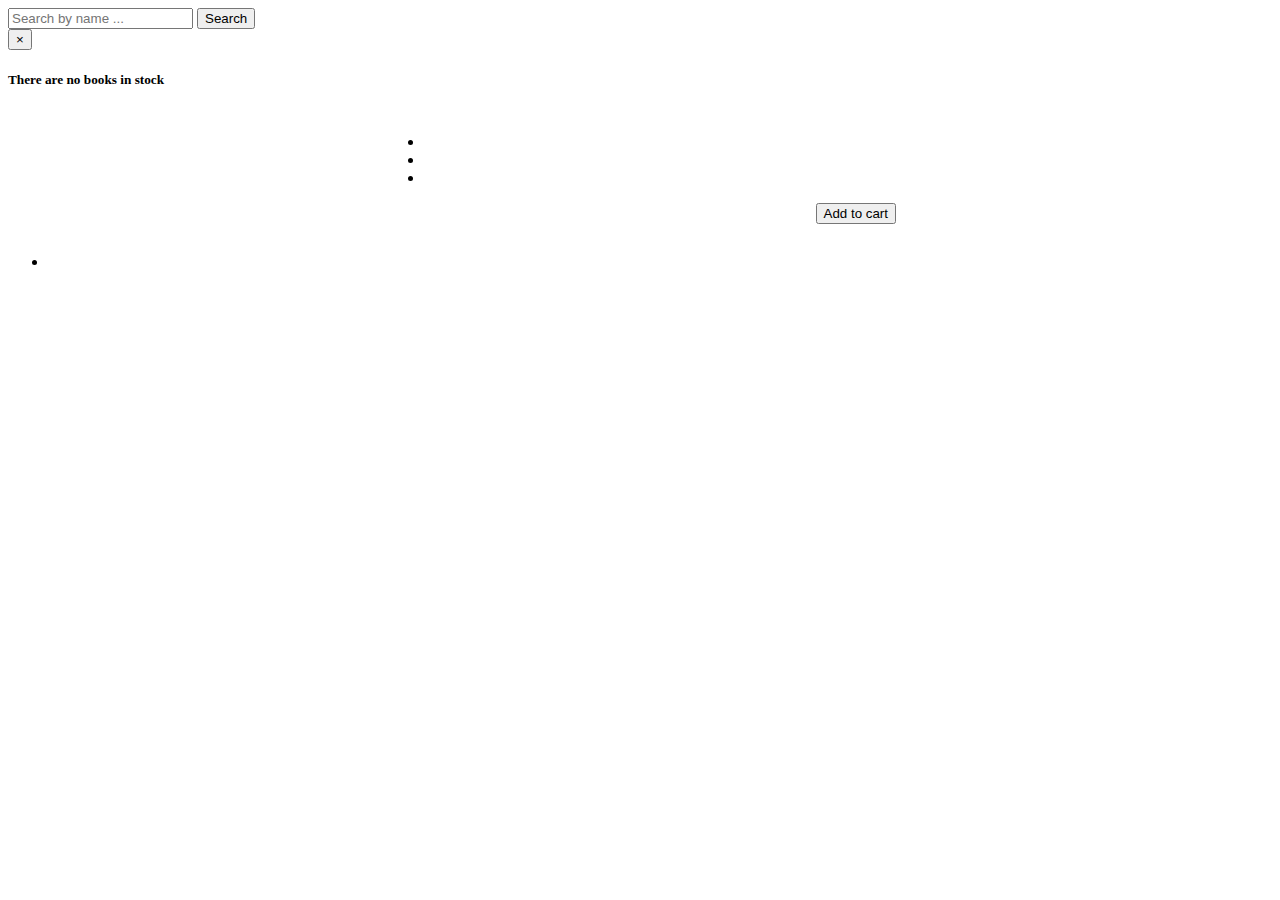
<file: src/main/resources/templates/index.html>
<!DOCTYPE html>
<html xmlns:th="http://www.thymeleaf.org" lang="en">
<head th:replace="layout :: head"></head>

<body>
	<nav th:replace="layout :: header"></nav>

	<div class="container" id="main-content">
		<div class="row">
			<div class="col-6 no-padding">
				<form class="form-inline" action="#" th:action="@{/search}"
					method="get">
					<input class="form-control mr-sm-2" type="search" name="term"
						placeholder="Search by name ..." />
					<button class="btn btn-primary" type="submit">
						<i class="fa fa-search"></i> Search
					</button>
				</form>
			</div>
		</div>

		<div class="row mt-4">
			<div th:if="${successMessage}"
				class="col-12 alert alert-success alert-dismissible fade show"
				role="alert">
				<span th:text="${successMessage}"></span>
				<button type="button" class="close" data-dismiss="alert"
					aria-label="Close">
					<span aria-hidden="true">&times;</span>
				</button>
			</div>

			<th:block th:if="${#lists.isEmpty(bookPage.content)}">
				<h5>There are no books in stock</h5>
			</th:block>

			<th:block th:unless="${#lists.isEmpty(bookPage.content)}">
				<div class="card-deck"
					style="display: flex; justify-content: space-around; margin-top: 20px;">
					<div class="col-sm-6"
						style="max-width: 32rem; display: inline-block; width: 32rem;"
						th:each="book, iStat : ${bookPage.content}">
						<div class="card text-white bg-dark"
							style="width: 32rem; margin-bottom: 50px">
							<!-- <img class="card-img-top" src="..." alt="Card image cap"> -->
							<div class="card-body">
								<h5 class="card-title" th:text="${book.name}"></h5>
								<p class="card-text" th:text="${book.authors}"></p>
							</div>
							<ul class="list-group list-group-flush">
								<li class="list-group-item text-white bg-dark"
									th:text="${book.publisher}"></li>
								<li class="list-group-item text-white bg-dark"
									th:text="${book.publishedOn}"></li>
								<li class="list-group-item text-white bg-dark"
									th:text="${book.isbn}"></li>
							</ul>
							<div class="card-footer" style="display: inline">
								<i class="font-weight-bold align-middle"
									th:text="${book.price} + ' ' + 'Rs'"></i>
								<form class="form-inline" style="float: right" action="#"
									th:action="@{/cart/add/{id}(id=${book.id})}" method="get">
									<button class="btn btn-success" type="submit">
										<i class="fa fa-plus-circle"></i> Add to cart
									</button>
								</form>
							</div>
						</div>
					</div>
				</div>
				<div th:if="${bookPage.totalPages > 0}" class="pagination"
					th:each="pageNumber : ${pageNumbers}">
					<nav aria-label="Page navigation example">
						<ul class="pagination">
							<li class="page-item font-weight-bold"><a
								th:href="@{/(size=${bookPage.size}, page=${pageNumber})}"
								th:text=${pageNumber} th:class="page-link"></a></li>
						</ul>
					</nav>
				</div>
			</th:block>
		</div>
	</div>

</body>
</html>
</file>
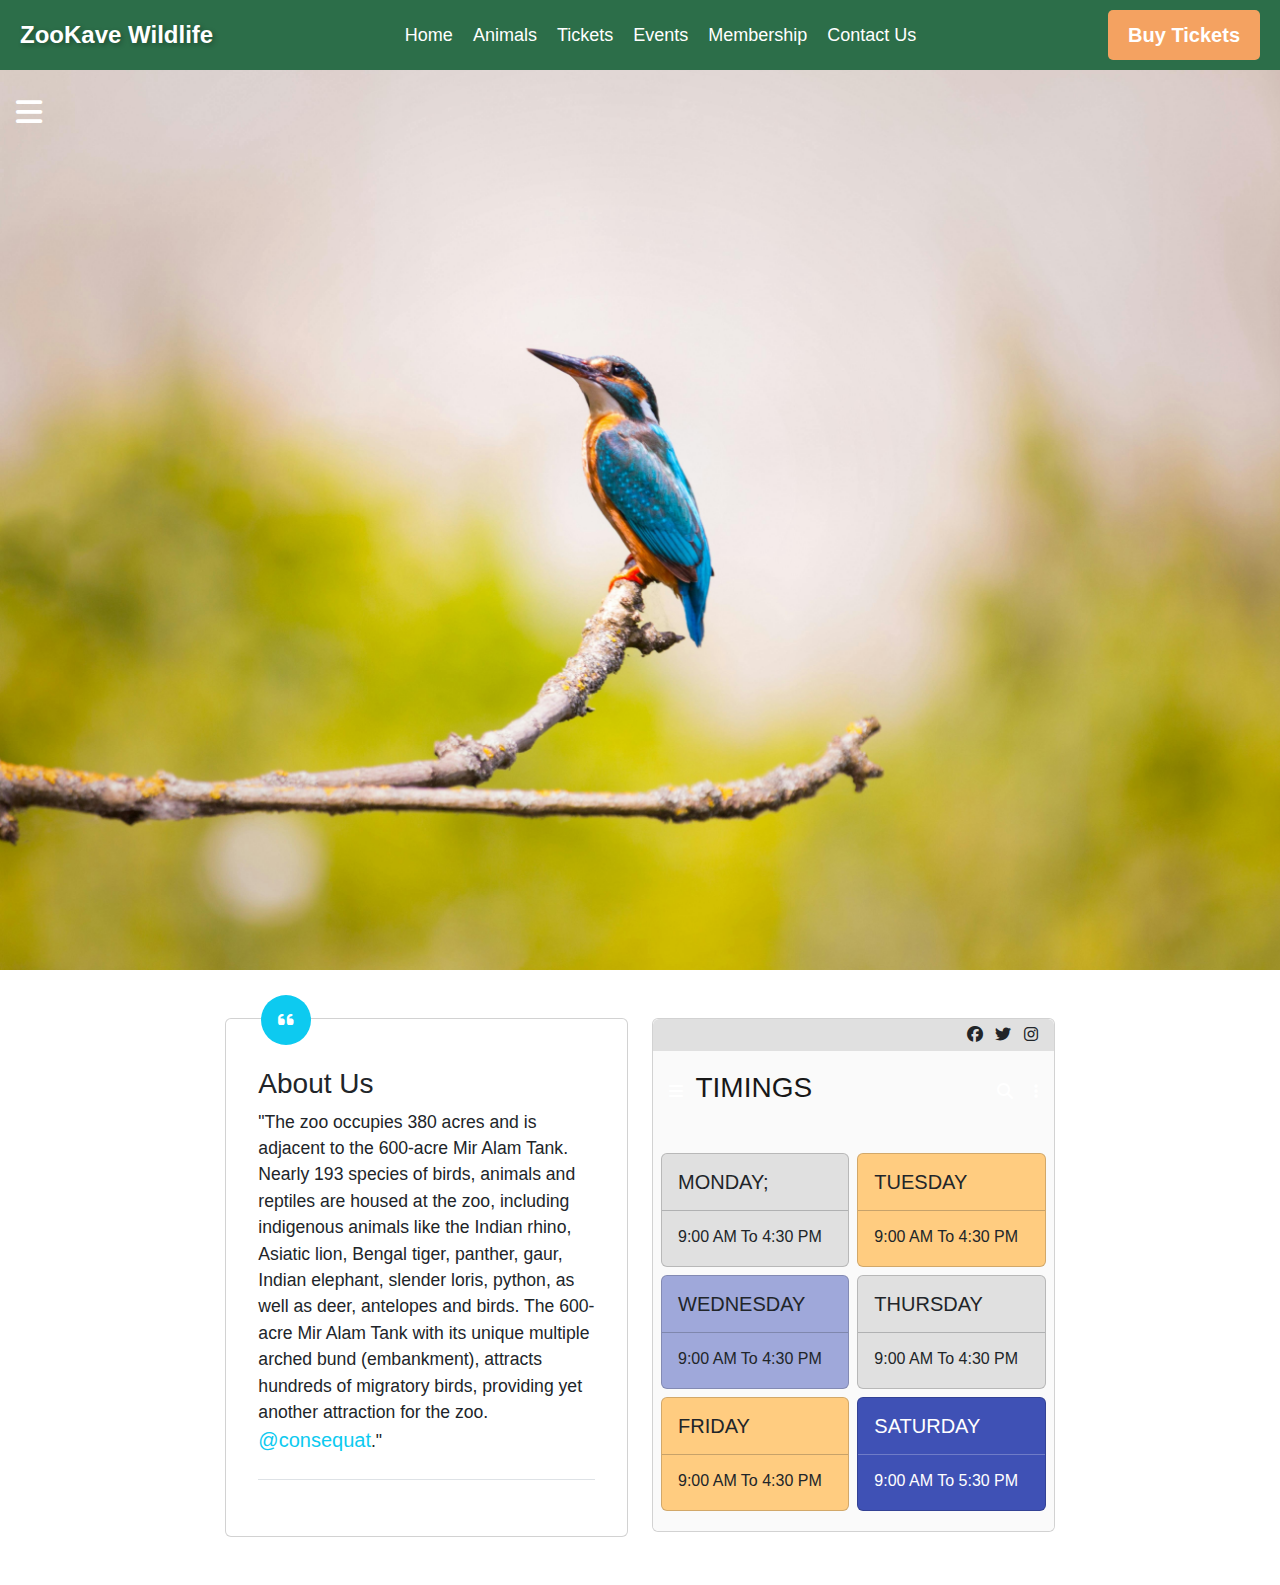
<file: index-2.html>
<!DOCTYPE html>
<html lang="en">
  <head>
    <meta charset="UTF-8" />
    <meta http-equiv="X-UA-Compatible" content="IE=edge" />
    <meta name="viewport" content="width=device-width, initial-scale=1.0" />
    <title>CSS Project</title>
    <link rel="preconnect" href="https://fonts.googleapis.com" />
    <link rel="preconnect" href="https://fonts.gstatic.com" crossorigin />
    <link rel="stylesheet" href="https://cdn.jsdelivr.net/npm/bootstrap@5.3.3/dist/css/bootstrap.min.css">
    <link
      href="https://fonts.googleapis.com/css2?family=Poppins&display=swap"
      rel="stylesheet"
    />
    <link href="https://fonts.googleapis.com/css2?family=Open+Sans:ital,wght@0,300..800;1,300..800&display=swap" rel="stylesheet">

    <link href="https://fonts.googleapis.com/css2?family=Poppins:ital,wght@0,100;0,200;0,300;0,400;0,500;0,600;0,700;0,800;0,900;1,100;1,200;1,300;1,400;1,500;1,600;1,700;1,800;1,900&display=swap" rel="stylesheet">
    <link href="https://fonts.googleapis.com/css2?family=New+Amsterdam&display=swap" rel="stylesheet">
    <link href="https://fonts.googleapis.com/css2?family=New+Amsterdam&family=Roboto+Condensed:ital,wght@0,100..900;1,100..900&display=swap" rel="stylesheet">
    <link
      rel="stylesheet"
      href="https://cdnjs.cloudflare.com/ajax/libs/font-awesome/6.4.0/css/all.min.css"
    />    
    <link rel="stylesheet" href="styles.css"/>

  </head>

  <nav>
    <div class="logo">ZooKave Wildlife
    </div>
    <div class="menu">
      <a href="#">Home</a>
      <a href="#">Animals</a>
      <a href="#">Tickets</a>
      <a href="#">Events</a>
      <a href="#">Membership</a>
      <a href="#">Contact Us</a>
    </div>
    <a href="#" class="cta">Buy Tickets</a>
  </nav>

  <body>
    
    <div class="main_box">
      
       
      <input type="checkbox" id="check" />
      <div class="btn_one">
        <label for="check" >
          <i class="fa-solid fa-bars"></i>
        </label>
      </div>
      <div class="Welcome">
          </div>

      <div class="sidebar_menu">
        

        <div class="btn_two">
          <label for="check" style="color: grey">
            <i class="fa-solid fa-xmark"></i>
          </label>
        </div>


        <div class="menu">
          <ul>
            <li>
              <i class="fa-solid fa-image"></i>
              <a href="#">Gallery</a>
            </li>
            <li>
              <i class="fa-solid fa-arrow-up-right-from-square"></i>
              <a href="#">Shortcuts</a>
            </li>
            <li>
              <i class="fa-solid fa-photo-film"></i>
              <a href="#">Exhibits</a>
            </li>
            <li>
              <i class="fa-solid fa-calendar-days"></i>
              <a href="#">Events</a>
            </li>
            <li>
              <i class="fa-solid fa-store"></i>
              <a href="#">Store</a>
            </li>
            <li>
              <i class="fa-solid fa-phone"></i>
              <a href="#">Contact</a>
            </li>
            <li>
              <i class="fa-regular fa-comments"></i>
              <a href="#">Feedback</a>
            </li>
          </ul>
        </div>

        <div class="social_media">
          <ul>
            <a href="#"><i class="fa-brands fa-facebook"></i></i></a>
            <a href="#"><i class="fa-brands fa-twitter"></i></a>
            <a href="#"><i class="fa-brands fa-instagram"></i></i></a>
            <a href="#"><i class="fa-brands fa-youtube"></i></a>
          </ul>
        </div>
      </div>
    </div>

    
    <div class="container"></div>
  <section class="my-5">
    <div class="d-flex justify-content-center mx-auto row">
      <div class="col-md-4">
        <div class="card">
          <div class="card-body">
            <blockquote class="blockquote blockquote-custom bg-white px-3 pt-4">
              <div class="blockquote-custom-icon bg-info shadow-1-strong"
              
                style="margin-right: .75rem; animation-iteration-count: infinite;" data-mdb-toggle="animation"
                data-mdb-animation-start="onLoad" data-mdb-animation="tada" data-mdb-animation-duration="1000">
                <i class="fa fa-quote-left text-white"></i>
              </div>
              <p class="mb-0 mt-2 font-italic">
                <H3>About Us</H3>
                "The zoo occupies 380 acres and is adjacent to the 600-acre Mir Alam Tank. Nearly 193 species of birds, animals and reptiles are housed at the zoo, including indigenous animals like the Indian rhino, Asiatic lion, Bengal tiger, panther, gaur, Indian elephant, slender loris, python, as well as deer, antelopes and birds. The 600-acre Mir Alam Tank with its unique multiple arched bund (embankment), attracts hundreds of migratory birds, providing yet another attraction for the zoo.
                <a href="#" class="text-info">@consequat</a>."
              </p>
              <footer class=" pt-4 mt-4 border-top">
              </footer>
            </blockquote>
          </div>
        </div>
      </div>
      <div class="col-md-4">
        <div class="card panels-card">
          <div class="rounded-top" style="background-color: #e0e0e0;">
            <ul class="list-inline float-end my-0 py-1 pe-3">
              <li class="list-inline-item">
                <i class="fab fa-facebook" aria-hidden="true"></i>
              </li>
              <li class="list-inline-item">
                <i class="fab fa-twitter" aria-hidden="true"></i>
              </li>
              <li class="list-inline-item">
                <i class="fab fa-instagram" aria-hidden="true"></i>
              </li>
            </ul>
          </div>
          <nav class="navbar navbar-expand-lg navbar-dark d-flex justify-content-between z-depth-1-bottom px-3"
            style="background-color: #fafafa;">
            <div>
              <ul class="list-inline my-2 py-1">
                <li class="list-inline-item">
                  <i class="fas fa-bars" aria-hidden="true"></i>
                </li>
                <li class="list-inline-item font-weight-bold text-uppercase" style="color: black !important; ">
                <h3> TIMINGS </h3>
                </li>
              </ul>
            </div>
            <div>
              <ul class="list-inline my-2 py-1">
                <li class="list-inline-item">
                  <i class="fas fa-search" aria-hidden="true"></i>
                  <i class="fas fa-ellipsis-v ps-3" aria-hidden="true"></i>
                </li>
              </ul>
            </div>
          </nav>
          <div class="card-body rounded-bottom text-dark" style="background-color: #fafafa;">
            <div class="row">
              <div class="col-6 p-1">
                <div class="card" style="background-color: #e0e0e0;"
                  data-mdb-toggle="animation" data-mdb-animation-start="onLoad" data-mdb-animation="fade-in-left"
                  data-mdb-animation-duration="1000" data-mdb-animation-delay="200">
                  <div class="card-body pb-0">
                    <i class=" fa-3x pb-4"></i>
                    <div class="d-flex justify-content-between">
                      <p class="mb-0 h5">MONDAY;</p>
                    </div>
                  </div>
                  <hr>
                  <div class="card-body pt-0">
                    <h6 class="font-weight-bold mb-1">9:00 AM To 4:30 PM</h6>
                  </div>
                </div>
              </div>
              <div class="col-6 p-1">
                <div class="card" style="background-color: #ffcc80;" data-mdb-toggle="animation" data-mdb-animation-start="onLoad" data-mdb-animation="fade-in-right"
                  data-mdb-animation-duration="1000" data-mdb-animation-delay="200">
                  <div class="card-body pb-0">
                    <i class=" fa-3x pb-4"></i>
                    <div class="d-flex justify-content-between">
                      <p class="mb-0 h5">TUESDAY</p>
                    </div>
                  </div>
                  <hr>
                  <div class="card-body pt-0">
                    <h6 class="font-weight-bold mb-1">9:00 AM To 4:30 PM</h6>
                  </div>
                </div>
              </div>
            </div>
            <div class="row">
              <div class="col-6 p-1">
                <div class="card" style="background-color: #9fa8da;" data-mdb-toggle="animation" data-mdb-animation-start="onLoad" data-mdb-animation="fade-in-left"
                  data-mdb-animation-duration="1000" data-mdb-animation-delay="400">
                  <div class="card-body pb-0">
                    <i class=" fa-3x pb-4"></i>
                    <div class="d-flex justify-content-between">
                      <p class="mb-0 h5">WEDNESDAY</p>
                    </div>
                  </div>
                  <hr>
                  <div class="card-body pt-0">
                    <h6 class="font-weight-bold mb-1">9:00 AM To 4:30 PM</h6>
                  </div>
                </div>
              </div>
              <div class="col-6 p-1">
                <div class="card" style="background-color: #e0e0e0;" data-mdb-toggle="animation" data-mdb-animation-start="onLoad" data-mdb-animation="fade-in-right"
                  data-mdb-animation-duration="1000" data-mdb-animation-delay="600">
                  <div class="card-body pb-0">
                    <i class="fa-3x pb-4"></i>
                    <div class="d-flex justify-content-between">
                      <p class="mb-0 h5">THURSDAY</p>
                    </div>
                  </div>
                  <hr>
                  <div class="card-body pt-0">
                    <h6 class="font-weight-bold mb-1"> 9:00 AM To 4:30 PM</h6>
                  </div>
                </div>
              </div>
            </div>
            <div class="row">
              <div class="col-6 p-1">
                <div class="card" style="background-color: #ffcc80;" data-mdb-toggle="animation" data-mdb-animation-start="onLoad" data-mdb-animation="fade-in-left"
                  data-mdb-animation-duration="1000" data-mdb-animation-delay="600">
                  <div class="card-body pb-0">
                    <i class=" fa-3x pb-4"></i>
                    <div class="d-flex justify-content-between">
                      <p class="mb-0 h5">FRIDAY</p>
                    </div>
                  </div>
                  <hr>
                  <div class="card-body pt-0">
                    <h6 class="font-weight-bold mb-1">9:00 AM To 4:30 PM</h6>
                     </div>
                </div>
              </div>
              <div class="col-6 p-1">
                <div class="card indigo text-white" style="background-color: #3f51b5;" data-mdb-toggle="animation" data-mdb-animation-start="onLoad" data-mdb-animation="fade-in-right"
                  data-mdb-animation-duration="1000" data-mdb-animation-duration="600">
                  <div class="card-body pb-0">
                    <i class=" fa-3x pb-4"></i>
                    <div class="d-flex justify-content-between">
                      <p class="mb-0 h5">SATURDAY</p>
                    </div>
                  </div>
                  <hr class="hr-light">
                  <div class="card-body pt-0">
                    <h6 class="font-weight-bold mb-1">9:00 AM To 5:30 PM</h6>
                  </div>
                </div>
              </div>
            </div>
          </div>
        </div>
      </div>
    </div>
  </section>
</div>
    
  
  

  <script src="https://cdn.jsdelivr.net/npm/bootstrap@5.3.0-alpha1/dist/js/bootstrap.bundle.min.js"></script>
  
</body>
</html>
</file>
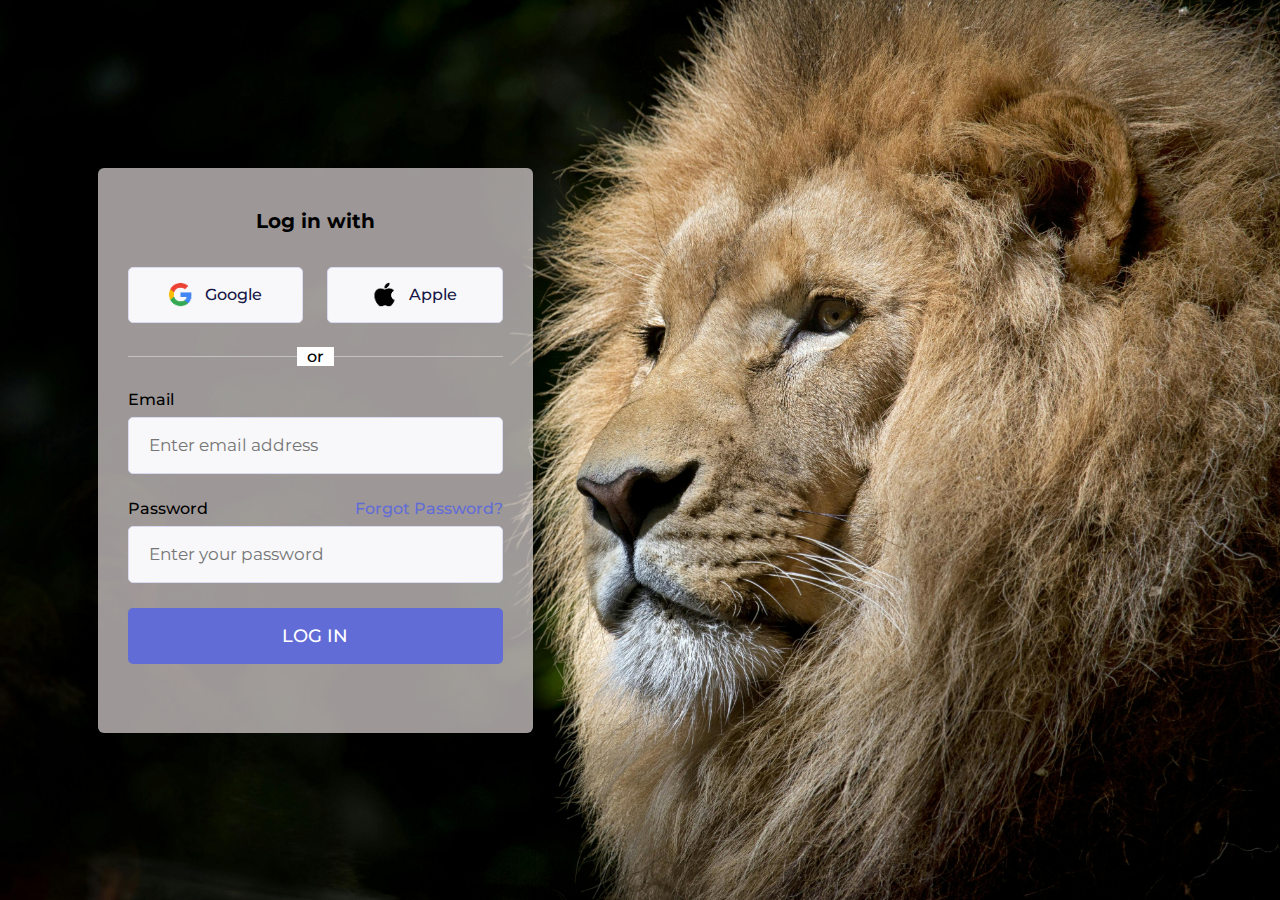
<file: Login.html>
<!DOCTYPE html>
<!-- Source Codes By CodingNepal - www.codingnepalweb.com -->
<html lang="en">
<head>
  <meta charset="UTF-8" />
  <meta name="viewport" content="width=device-width, initial-scale=1.0" />
  <title>Login Form in HTML and CSS | CodingNepal</title>
  <link rel="stylesheet" href="login.css" />
</head>
<body>
 
  <div class="login_form">
    <!-- Login form container -->
    <form action="index-2.html">
      <h3>Log in with</h3>
      <div class="login_option">
        <!-- Google button -->
        <div class="option">
          <a href="#">
            <img src="google.png" alt="Google" />
            <span>Google</span>
          </a>
        </div>
        <!-- Apple button -->
        <div class="option">
          <a href="#">
            <img src="apple.png" alt="Apple" />
            <span>Apple</span>
          </a>
        </div>
      </div>
      <!-- Login option separator -->
      <p class="separator">
        <span>or</span>
      </p>
      <!-- Email input box -->
      <div class="input_box">
        <label for="email">Email</label>
        <input type="email" id="email" placeholder="Enter email address" required />
      </div>
      <!-- Paswwrod input box -->
      <div class="input_box">
        <div class="password_title">
          <label for="password">Password</label>
          <a href="#">Forgot Password?</a>
        </div>
        <input type="password" id="password" placeholder="Enter your password" required />
      </div>
       <!-- Login button -->
      <button type="submit">Log In</button>
    </form>
  </div>
  <script src="login.js"></script>

</body>
</html>
</file>
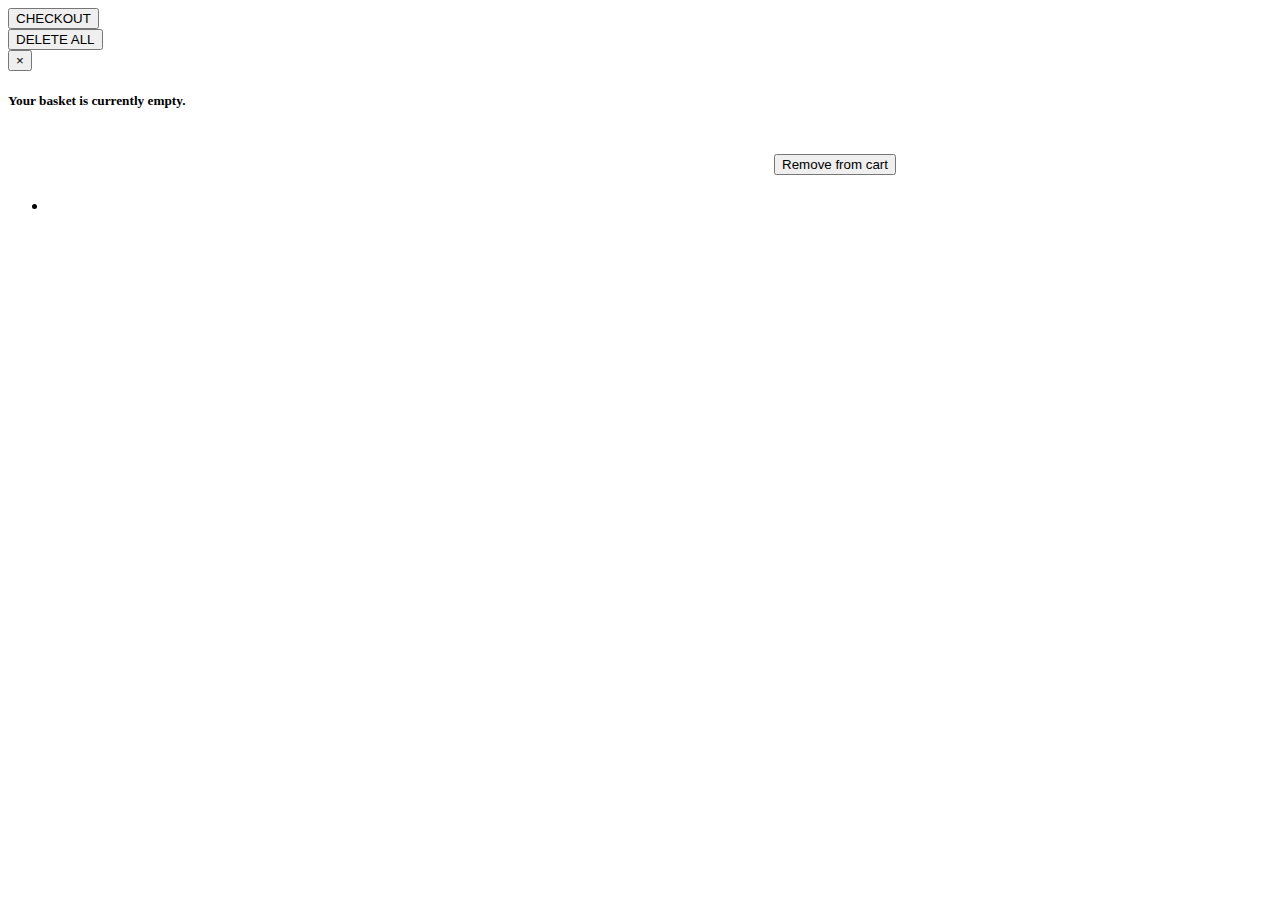
<file: src/main/resources/templates/cart.html>
<!DOCTYPE html>
<html xmlns:th="http://www.thymeleaf.org" lang="en">
<head th:replace="layout :: head"></head>

<body>
	<nav th:replace="layout :: header"></nav>

	<div class="container" id="main-content">
		<div class="row h-100">
			<div class="col-4 no-padding">
				<form class="form-inline" action="/checkout" method="get">
					<button class="btn btn-primary" type="submit">
						<i class="fa fa-cart-arrow-down fa-bigger"></i> CHECKOUT
					</button>
				</form>
			</div>
			<div class="col-4 no-padding"
				style="display: flex; justify-content: center;"></div>
			<div class="col-4 no-padding">
				<form class="form-inline justify-content-end" action="#"
					th:action="@{/cart/remove/all}" method="get">
					<button class="btn btn-danger" type="submit">
						<i class="fa fa-trash-o fa-bigger"></i> DELETE ALL
					</button>
				</form>
			</div>
		</div>
		<div class="row mt-4">
			<div th:if="${successMessage}"
				class="col-12 alert alert-success alert-dismissible fade show"
				role="alert">
				<span th:text="${successMessage}"></span>
				<button type="button" class="close" data-dismiss="alert"
					aria-label="Close">
					<span aria-hidden="true">&times;</span>
				</button>
			</div>

			<th:block th:if="${#lists.isEmpty(cart)}">
				<h5>Your basket is currently empty.</h5>
			</th:block>

			<th:block th:unless="${#lists.isEmpty(cart)}">
				<div class="card-deck"
					style="display: flex; justify-content: space-around; margin-top: 20px;">
					<div class="col-sm-6"
						style="max-width: 32rem; display: inline-table; width: 32rem;"
						th:each="book, iStat : ${cart}">
						<div class="card text-white bg-dark"
							style="width: 32rem; margin-bottom: 50px">
							<!-- <img class="card-img-top" src="..." alt="Card image cap"> -->
							<div class="card-body">
								<h5 class="card-title" th:text="${book.name}"></h5>
								<p class="card-text" th:text="${book.authors}"></p>
							</div>
							<div class="card-footer" style="display: inline">
								<i class="font-weight-bold align-middle"
									th:text="${book.price} + ' ' + 'Rs'"></i>
								<form class="form-inline" style="float: right" action="#"
									th:action="@{/cart/remove/{id}(id=${book.id})}" method="get">
									<button class="btn btn-danger" type="submit">
										<i class="fa fa-minus-circle"></i> Remove from cart
									</button>
								</form>
							</div>
						</div>
					</div>
				</div>
				<div th:if="${bookPage.totalPages > 0}" class="pagination"
					th:each="pageNumber : ${pageNumbers}">
					<nav aria-label="Page navigation example">
						<ul class="pagination">
							<li class="page-item font-weight-bold"><a
								th:href="@{/(size=${bookPage.size}, page=${pageNumber})}"
								th:text=${pageNumber} th:class="page-link"></a></li>
						</ul>
					</nav>
				</div>
			</th:block>
		</div>
	</div>

	<footer th:replace="layout :: footer"></footer>
</body>
</html>
</file>
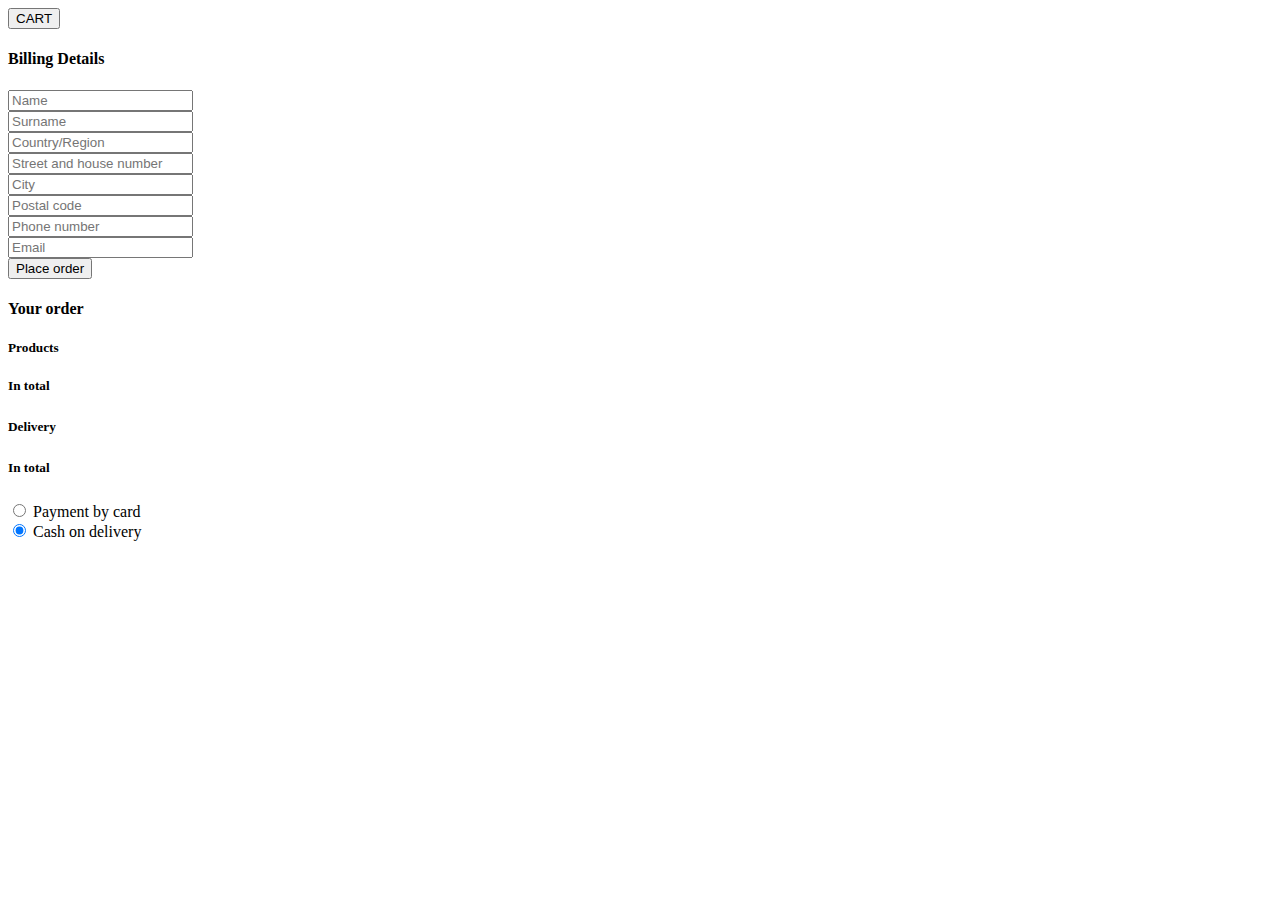
<file: src/main/resources/templates/checkout.html>
<!DOCTYPE html>
<html xmlns:th="http://www.thymeleaf.org" lang="en">
<head th:replace="layout :: head"></head>

<body>
	<nav th:replace="layout :: header"></nav>

	<div class="container" id="main-content">

		<div class="row">
			<div class="col-3 no-padding mb-5">
				<form class="form-inline" action="/cart" method="get">
					<button class="btn btn-primary" type="submit">
						<i class="fa fa-cart-shopping fa-bigger"></i> CART
					</button>
				</form>
			</div>
			<div class="col-3 no-padding"></div>
			<div class="col-3 no-padding"></div>
		</div>

		<div class="row">
			<div class="col">
				<form action="#" th:action="@{/checkout/placeOrder}"
					th:object="${customer}" method="post">
					<h4 class="text-center">Billing Details</h4>

					<input type="hidden" th:field="*{id}" />

					<div class="row">
						<div class="form-group col">
							<input class="form-control" type="text" placeholder="Name"
								th:field="*{name}" th:errorclass="field-error" /> <em
								th:if="${#fields.hasErrors('name')}" th:errors="*{name}"></em>
						</div>

						<div class="form-group col">
							<input class="form-control" type="text" placeholder="Surname"
								step="any" th:field="*{surname}" th:errorclass="field-error" />
							<em th:if="${#fields.hasErrors('surname')}"
								th:errors="*{surname}"></em>
						</div>
					</div>

					<div class="form-group">
						<input class="form-control" type="text"
							placeholder="Country/Region" th:field="*{countryRegion}"
							th:errorclass="field-error" /> <em
							th:if="${#fields.hasErrors('countryRegion')}"
							th:errors="*{countryRegion}"></em>
					</div>

					<div class="form-group">
						<input class="form-control" type="text"
							placeholder="Street and house number"
							th:field="*{streetAndHouseNumber}" th:errorclass="field-error" />
						<em th:if="${#fields.hasErrors('streetAndHouseNumber')}"
							th:errors="*{streetAndHouseNumber}"></em>
					</div>

					<div class="form-group">
						<input class="form-control" type="text" placeholder="City"
							th:field="*{city}" th:errorclass="field-error" /> <em
							th:if="${#fields.hasErrors('city')}" th:errors="*{city}"></em>
					</div>

					<div class="form-group">
						<input class="form-control" type="text" placeholder="Postal code"
							th:field="*{postalCode}" th:errorclass="field-error" /> <em
							th:if="${#fields.hasErrors('postalCode')}"
							th:errors="*{postalCode}"></em>
					</div>

					<div class="form-group">
						<input class="form-control" type="text" placeholder="Phone number"
							th:field="*{phoneNumber}" th:errorclass="field-error" /> <em
							th:if="${#fields.hasErrors('phoneNumber')}"
							th:errors="*{phoneNumber}"></em>
					</div>
					<div class="form-group">
						<input class="form-control" type="text" placeholder="Email"
							th:field="*{email}" th:errorclass="field-error" /> <em
							th:if="${#fields.hasErrors('email')}" th:errors="*{email}"></em>
					</div>

					<div class="form-group">
						<button type="submit" class="btn btn-block btn-primary">
							<i class="fa fa-regular fa-cart-circle-check"></i> Place order
						</button>
					</div>
				</form>
			</div>
			<div class="col">
				<h4 class="text-center">Your order</h4>
				<div class="row">
					<div class="col">
						<h5>Products</h5>
						<tr th:each="book: ${productsInCart}">
							<div>
								<td th:text="${book.name}" />
							</div>
						</tr>
					</div>
					<div class="col">
						<h5>In total</h5>
						<tr th:each="book: ${productsInCart}">
							<div>
								<td th:text="${book.price}" />
							</div>
						</tr>
					</div>
				</div>
				<div class="row" style="margin-top: 25px;">
					<div class="col">
						<h5>Delivery</h5>
					</div>
					<div class="col">
						<h5 th:text="|${shippingCosts} Rs|"></h5>
					</div>
				</div>
				<div class="row" style="margin-top: 25px;">
					<div class="col">
						<h5>In total</h5>
					</div>
					<div class="col">
						<h5 th:text="|${totalPrice} Rs|"></h5>
					</div>
				</div>
				<div class="row" style="margin-top: 25px;">
					<div class="col">
						<div class="form-check">
							<input class="form-check-input" type="radio" name="payment"
								id="radioOption1" value="card"> <label
								class="form-check-label" for="card"> Payment by card </label>
						</div>
					</div>
					<div class="col">
						<div class="form-check">
							<input class="form-check-input" type="radio" name="payment"
								id="radioOption2" value="cash" checked> <label
								class="form-check-label" for="cash"> Cash on delivery </label>
						</div>
					</div>
				</div>
			</div>
		</div>
	</div>
</body>
</html>
</file>
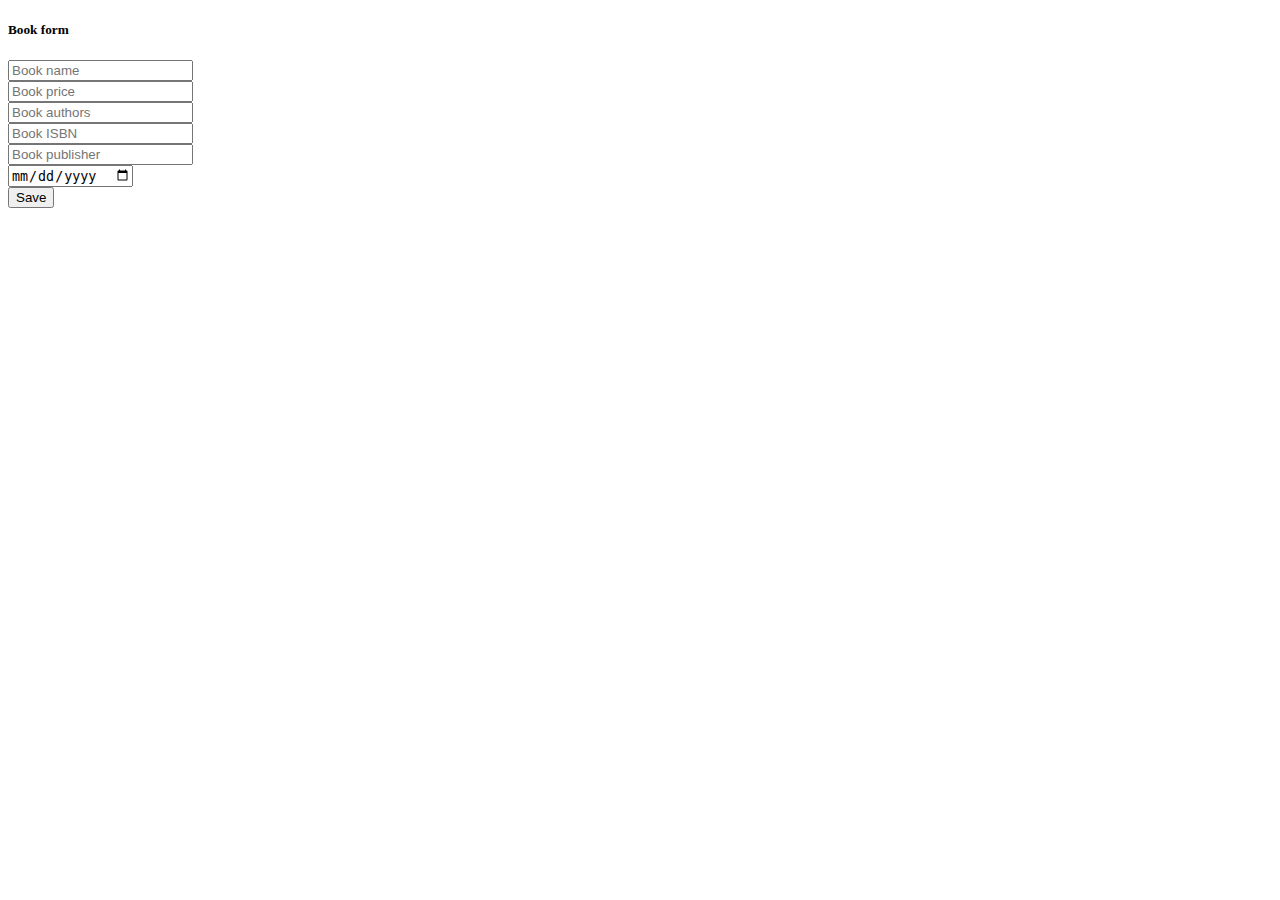
<file: src/main/resources/templates/form.html>
<!DOCTYPE html>
<html xmlns:th="http://www.thymeleaf.org" lang="en">
<head th:replace="layout :: head"></head>

<body>
	<nav th:replace="layout :: header"></nav>

	<div class="container" id="main-content">
		<div class="row d-flex justify-content-center">
			<form style="min-width: 300px;" action="#" th:action="@{/book/save}"
				th:object="${book}" method="post">
				<h5 class="text-center">Book form</h5>

				<input type="hidden" th:field="*{id}" />

				<div class="form-group">
					<input class="form-control" type="text" placeholder="Book name"
						th:field="*{name}" th:errorclass="field-error" /> <em
						th:if="${#fields.hasErrors('name')}" th:errors="*{name}"></em>
				</div>

				<div class="form-group">
					<input class="form-control" type="number" placeholder="Book price"
						step="any" th:field="*{price}" th:errorclass="field-error" /> <em
						th:if="${#fields.hasErrors('price')}" th:errors="*{price}"></em>
				</div>

				<div class="form-group">
					<input class="form-control" type="text" placeholder="Book authors"
						th:field="*{authors}" th:errorclass="field-error" /> <em
						th:if="${#fields.hasErrors('authors')}" th:errors="*{authors}"></em>
				</div>

				<div class="form-group">
					<input class="form-control" type="text" placeholder="Book ISBN"
						th:field="*{isbn}" th:errorclass="field-error" /> <em
						th:if="${#fields.hasErrors('isbn')}" th:errors="*{isbn}"></em>
				</div>

				<div class="form-group">
					<input class="form-control" type="text"
						placeholder="Book publisher" th:field="*{publisher}"
						th:errorclass="field-error" /> <em
						th:if="${#fields.hasErrors('publisher')}" th:errors="*{publisher}"></em>
				</div>

				<div class="form-group">
					<input class="form-control" type="date"
						placeholder="Book published on" th:field="*{publishedOn}"
						th:errorclass="field-error" /> <em
						th:if="${#fields.hasErrors('publishedOn')}"
						th:errors="*{publishedOn}"></em>
				</div>

				<div class="form-group">
					<button type="submit" class="btn btn-block btn-primary">
						<i class="fa fa-save"></i> Save
					</button>
				</div>
			</form>
		</div>
	</div>

</body>
</html>
</file>
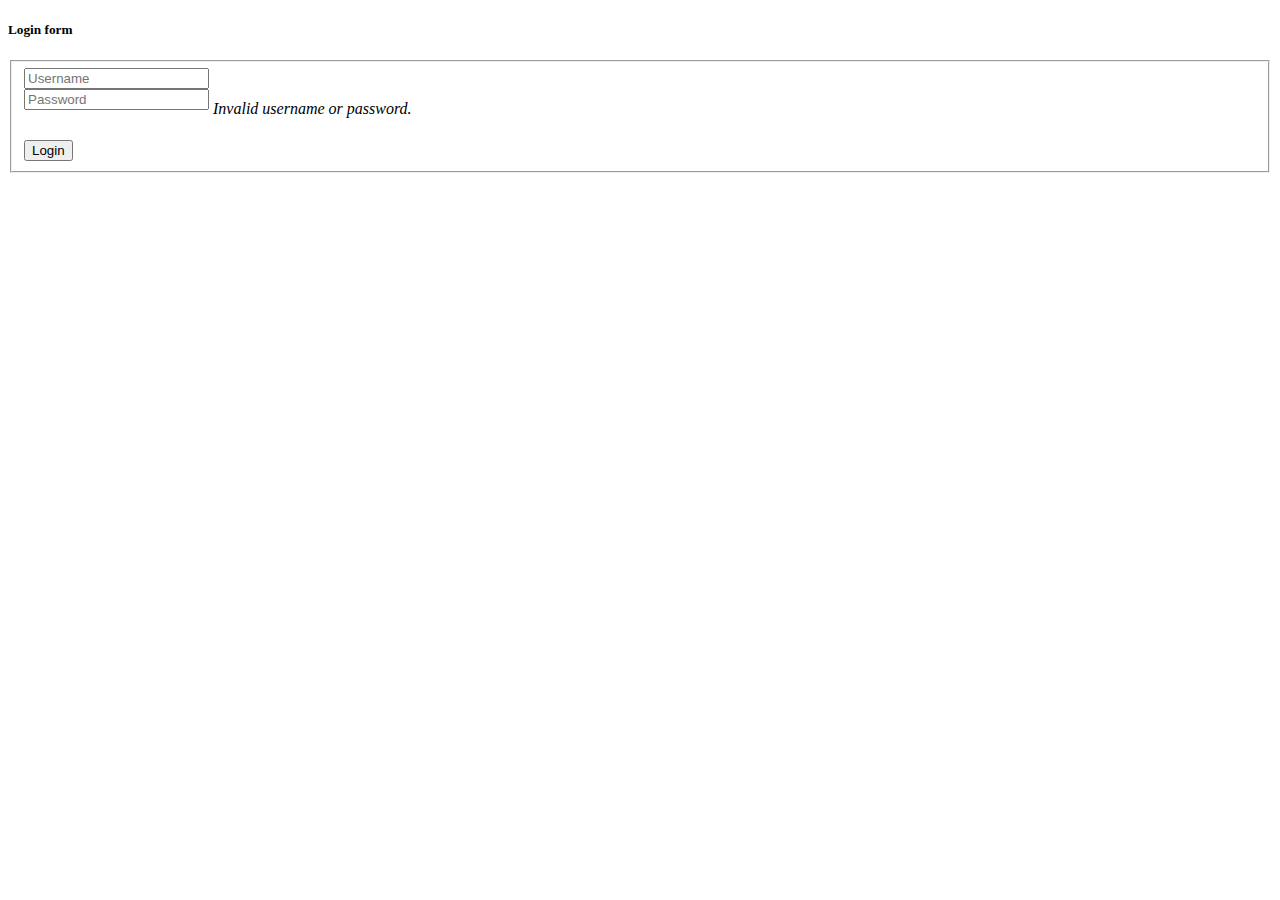
<file: src/main/resources/templates/login.html>
<!DOCTYPE html>
<html xmlns:th="http://www.thymeleaf.org" lang="en">
<head th:replace="layout :: head"></head>

<body>
	<nav th:replace="layout :: header"></nav>

	<div class="container" id="main-content" tiles:fragment="content">
		<div class="row d-flex justify-content-center">
			<form style="min-width: 300px;" name="f" th:action="@{/login}"
				method="post">
				<h5 class="text-center">Login form</h5>
				<fieldset>
					<div class="form-group">
						<input class="form-control" type="text" id="username"
							name="username" placeholder="Username" />
					</div>

					<div class="form-group">
						<input class="form-control" type="password" id="password"
							name="password" placeholder="Password" /> <em
							style="position: relative; top: 10px;" th:if="${param.error}">Invalid
							username or password.</em>
					</div>

					<div class="form-group" style="margin-top: 30px;">
						<button type="submit" class="btn btn-block btn-primary">
							<i class="fa fa-key"></i> Login
						</button>
					</div>
				</fieldset>
				<input type="hidden" name="${_csrf.parameterName}"
					value="${_csrf.token}" />
			</form>
		</div>
	</div>

</body>
</html>
</file>
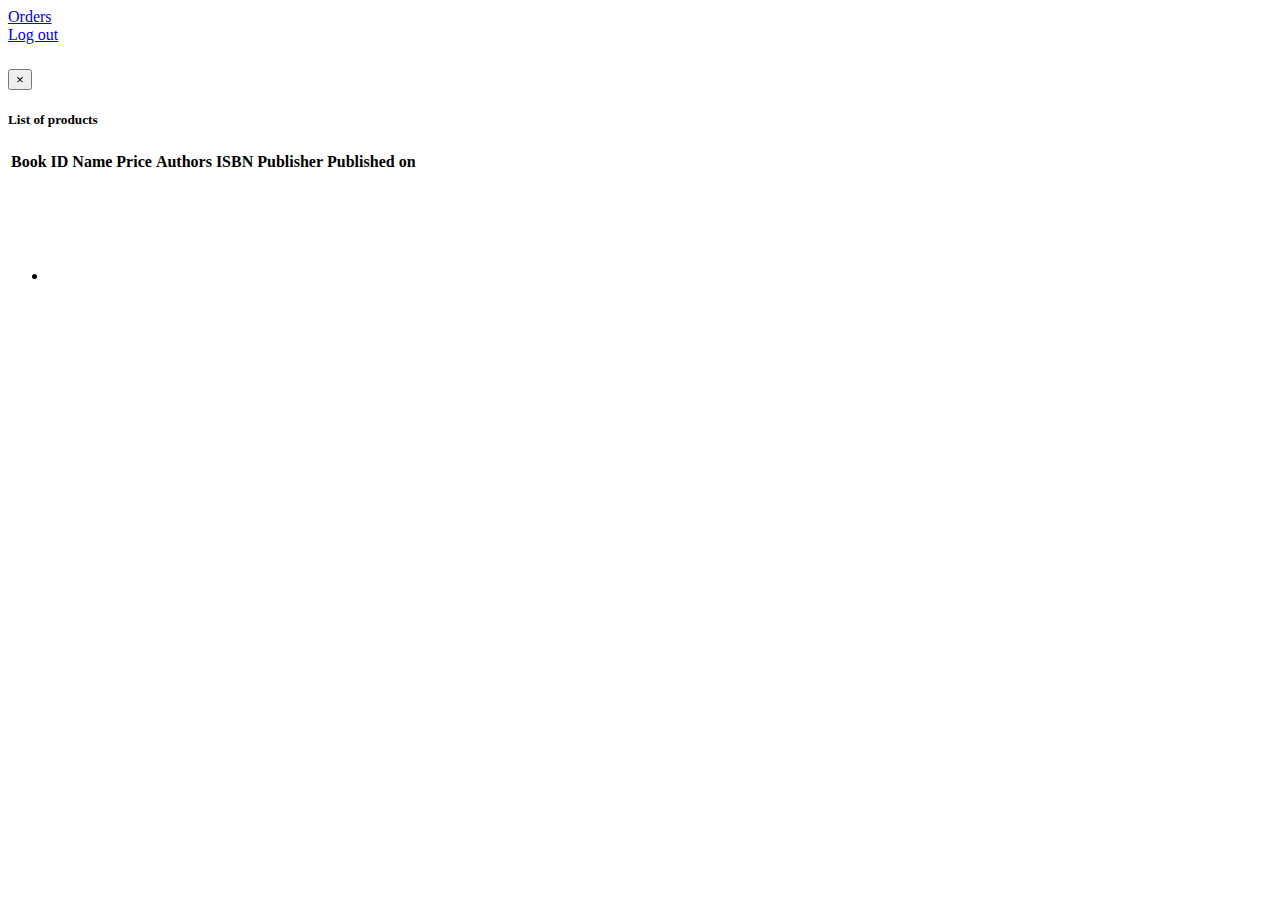
<file: src/main/resources/templates/order.html>
<!DOCTYPE html>
<html xmlns:th="http://www.thymeleaf.org" lang="en">
<head th:replace="layout :: head"></head>

<body>
	<nav th:replace="layout :: header"></nav>

	<div class="container" id="main-content">
		<div class="row">
			<div class="col-6 no-padding">
				<a href="#" th:href="@{/orders}" class="btn btn-info float-right">
					<i class="fa fa-list-ul"></i> Orders
				</a>
			</div>
			<div class="col-6 no-padding">
				<a href="#" th:href="@{/logout}" class="btn btn-danger float-right">
					<i class="fa fa-key"></i> Log out
				</a>
			</div>
		</div>
		<div class="card text-center text-white bg-dark"
			style="margin-top: 25px; margin-bottom: 25px;"
			th:object="${customer}">
			<div class="card-header" th:text="${customer?.id}"></div>
			<div class="card-body">
				<h5 class="card-title"
					th:text="|${customer?.name}   ${customer?.surname}|"></h5>
				<p class="card-text"
					th:text="|${customer?.countryRegion}, ${customer?.streetAndHouseNumber}   ${customer?.postalCode}   ${customer?.city}|"></p>
			</div>
			<div class="card-footer"
				th:text="|${customer?.phoneNumber}, ${customer?.email}|"></div>
		</div>
		<div class="row mt-4">
			<div th:if="${successMessage}"
				class="col-12 alert alert-success alert-dismissible fade show"
				role="alert">
				<span th:text="${successMessage}"></span>
				<button type="button" class="close" data-dismiss="alert"
					aria-label="Close">
					<span aria-hidden="true">&times;</span>
				</button>
			</div>

			<th:block th:unless="${#lists.isEmpty(books)}">
				<div class="table-responsive">
					<h5>List of products</h5>
					<table class="table table-striped table-dark text-nowrap">
						<thead>
							<tr>
								<th>Book ID</th>
								<th>Name</th>
								<th>Price</th>
								<th>Authors</th>
								<th>ISBN</th>
								<th>Publisher</th>
								<th>Published on</th>
							</tr>
						</thead>
						<tbody>
							<tr th:each="book : ${books}">
								<td th:text="${book.id}">
								<td th:text="${book?.name}"></td>
								<td th:text="${book?.price}"></td>
								<td th:text="${book?.authors}"></td>
								<td th:text="${book?.isbn}"></td>
								<td th:text="${book?.publisher}"></td>
								<td th:text="${book?.publishedOn}"></td>
							</tr>
						</tbody>
					</table>
					<h5>&nbsp;</h5>
				</div>
				<div style="margin-top: 50px;" th:if="${orderPage.totalPages > 0}"
					class="pagination" th:each="pageNumber : ${pageNumbers}">
					<nav aria-label="Page navigation example">
						<ul class="pagination">
							<li class="page-item font-weight-bold"><a
								th:href="@{/orders(size=${orderPage.size}, page=${pageNumber})}"
								th:text=${pageNumber} th:class="page-link"></a></li>
						</ul>
					</nav>
				</div>
			</th:block>
			<div class="col-4 no-padding"></div>
		</div>
	</div>

</body>
</html>
</file>
<file: styles.css>
*{
    padding: 0;
    margin: 0;
}
.open-sans {
    font-family: "Open Sans", system-ui;
    font-optical-sizing: auto;
    font-weight: 700;
    font-style: normal;
    font-variation-settings:
      "wdth" 100;
  }
.poppins-regular {
    font-family: "Poppins", sans-serif;
    font-weight: 400;
    font-style: normal;
  }
.main_box{
background: url("HOME.jpeg");
height: 100vh;

background-size: cover;
}
.btn_one i{
    color: white;
    font-size: 30px;
    font-weight: 700;
    position: absolute;
    left: 16px;
    line-height:50px;
    cursor: pointer;
    transition: all 0.5s linear 0.2s;
}
.sidebar_menu{
    opacity: 0.5;
    position: fixed;
    height: 100vh;
    width: 300px;
    left: -400px;
background-color: #050505;
box-shadow: 0 0 8px rgba(255, 255, 255, 0.5);
transition: all 0.5s ease 0.2s;

}


.sidebar_menu .logo a{
    position: absolute;
    left: 50px;
    line-height: 45px;
    margin-top: 10px;
    color: white;
    text-decoration: none;
    font-size: 30px;
    font-weight: 500;

}
.sidebar_menu .btn_two i{
position:relative;
color:  grey;
left: 275px;
font-size: 25px;
    line-height: 60px;
    cursor: pointer;
    transition: all 0.5s linear 0.2s;

}
.sidebar_menu.menu{
    position: absolute;
    width: 100%;
    top: 80px;
    box-shadow: 0 0 8px rgba(255, 255, 255, 0.5);

    
}
.sidebar_menu .menu li{
    margin-top: 6px;
    padding: 14px 20px;

}
.sidebar_menu .menu i,a{
   text-decoration: none;
   color: white; 
   font-size: 20px;
}
#check{
    display:none;
}
.sidebar_menu .menu li:hover{
    font-weight: bold ;
}
.btn_one i:hover{
font-size: 35px;
}
.btn_two i:hover{
    font-size: 30px;
    }
.sidebar_menu .social_media {
margin-left: 80px;
margin-top: 80px ;
}
.sidebar_menu .social_media i{
    margin-left: 10px;
    
}
.social_media i:hover{
    color: black;
    opacity: 1;
    transform: scale(1.5);
}
#check:checked ~ .sidebar_menu{
    left: 0;
}
#check:checked ~ .btn_one{
    display: none;
}

.navbar{
    background-color: rgb(35, 135, 35);
}
.navbar-dark {
    opacity: 0.9;
}
.btn{
    margin-right: 5px;
}
* {
    margin: 0;
    padding: 0;
    box-sizing: border-box;
  }
  body {
    font-family: 'Arial', sans-serif;
  }
  nav {
    background-color: #2c6e49;
    display: flex;
    justify-content: space-between;
    align-items: center;
    padding: 10px 20px;
    color: white;
  }
  .logo {
    font-size: 24px;
    font-weight: bold;
    text-shadow: 2px 2px 5px rgba(0, 0, 0, 0.3);
  }
  .menu {
    display: flex;
    gap: 20px;
  }
  .menu a {
    color: white;
    text-decoration: none;
    font-size: 18px;
    transition: color 0.3s;
  }
  
  .cta {
    background-color: #f4a261;
    padding: 10px 20px;
    border-radius: 5px;
    font-weight: bold;
    color: #fff;
  }
  .cta:hover {
    background-color: #e76f51;
  }
  @media (max-width: 768px) {
    nav {
      flex-direction: column;
    }
    .menu {
        color: black;
      flex-direction: column;
      align-items: center;
    }
  }
  .menu li:hover{
    box-shadow: 0 4px 8px whitesmoke;
  }
  .container{
    background-color: #f4a261;
  }
  .sidebar {
    height: 100vh;
    width: 250px;
    background-color: rgba(255, 255, 255); /* Adjust transparency */
    color: white;
    padding: 20px;
    box-shadow: 2px 0px 5px rgba(0, 0, 0, 0.8);
  }
  .sidebar h2 {
    font-weight: bold;
    color: white;
  }
  .sidebar ul {
    padding-left: 0;
    list-style-type: none;
  }
  .sidebar ul li {
    padding: 10px 0;
    color: white;
  }
  .sidebar ul li a {
    color: white;
    text-decoration: none;
  }
  .sidebar ul li a:hover {
    color: #ffc107;
  }

.blockquote-custom {
  position: relative;
  font-size: 1.1rem;
}

.blockquote-custom-icon {
  width: 50px;
  height: 50px;
  border-radius: 50%;
  display: flex;
  align-items: center;
  justify-content: center;
  position: absolute;
  top: -40px;
  left: 19px;
}

.card.panels-card .hour {
  font-size: 0.8rem;
  margin-top: 0.3rem;
}

.main_box h1{
    color: rgb(33, 19, 19);
    display: inline-block;
    margin-left: 35rem;
    margin-top: 150px;
}
</file>
<file: login.css>
@import url('https://fonts.googleapis.com/css2?family=Montserrat:ital,wght@0,100..900;1,100..900&display=swap');
* {
    margin: 0;
    padding: 0;
    box-sizing: border-box;
    font-family: "Montserrat", sans-serif;
}
body {
    width: 100%;
    min-height: 100vh;
    padding: 0 10px;
    display: flex;
    justify-content: center;
    align-items: center;
    background-image: url(lion.jpg);
    background-size: cover; 
    background-position: center;
    background-repeat: no-repeat;
}

.login_form {
    width: 100%;
    max-width: 435px;
    background-color: rgba(223, 215, 215, 0.7); 
    border-radius: 6px;
    padding: 41px 30px;
    box-shadow: 0 10px 20px rgba(0, 0, 0, 0.15);
    margin-left: -650px;
    transition: box-shadow 0.5s ease;
}
.login_form:hover{
    box-shadow: 6px 5px 7px #4169E1;
    border-color: #626cd6;
}
.login_form h3 {
    font-size: 20px;
    text-align: center;
}
.login_form .login_option {
    display: flex;
    width: 100%;
    justify-content: space-between;
    align-items: center;
}
.login_form .login_option .option {
    width: calc(100% / 2 - 12px);
}
.login_form .login_option .option a {
    height: 56px;
    display: flex;
    justify-content: center;
    align-items: center;
    gap: 12px;
    background: #F8F8FB;
    border: 1px solid #DADAF2;
    border-radius: 5px;
    margin: 34px 0 24px 0;
    text-decoration: none;
    color: #171645;
    font-weight: 500;
    transition: 0.2s ease;
}
.login_form .login_option .option a:hover {
    background: #ededf5;
    border-color: #626cd6;
}
.login_form .login_option .option a img {
    max-width: 25px;
}
.login_form p {
    text-align: center;
    font-weight: 500;
}
.login_form .separator {
    position: relative;
    margin-bottom: 24px;
}
.login_form .separator span {
    background: #fff;
    z-index: 1;
    padding: 0 10px;
    position: relative;
}
.login_form .separator::after {
    content: '';
    position: absolute;
    width: 100%;
    top: 50%;
    left: 0;
    height: 1px;
    background: #C2C2C2;
    display: block;
}
form .input_box label {
    display: block;
    font-weight: 500;
    margin-bottom: 8px;
}
form .input_box input {
    width: 100%;
    height: 57px;
    border: 1px solid #DADAF2;
    border-radius: 5px;
    outline: none;
    background: #F8F8FB;
    font-size: 17px;
    padding: 0px 20px;
    margin-bottom: 25px;
    transition: 0.2s ease;
}
form .input_box input:focus {
    border-color: #626cd6;
}
form .input_box .password_title {
    display: flex;
    justify-content: space-between;
    text-align: center;
}
form .input_box {
    position: relative;
}
a {
    text-decoration: none;
    color: #626cd6;
    font-weight: 500;
}
a:hover {
    text-decoration: underline;
}
form button {
    width: 100%;
    height: 56px;
    border-radius: 5px;
    border: none;
    outline: none;
    background: #626CD6;
    color: #fff;
    font-size: 18px;
    font-weight: 500;
    text-transform: uppercase;
    cursor: pointer;
    margin-bottom: 28px;
    transition: 0.3s ease;
}
form button:hover {
    background: #4954d0;
}
.logo img{
    width: 10px;
}
/* Styling the sub-header */
.sub-head {
    font-size: 24px;
    font-weight: bold;
    color: #2c3e50;
    margin-bottom: 20px;
}

/* Table styling */
.table {
    width: 100%;
    margin-bottom: 20px;
    border: 1px solid #dee2e6;
}

.table-bordered th, .table-bordered td {
    border: 1px solid #dee2e6;
    padding: 12px;
    text-align: center;
}

.table-striped tbody tr:nth-of-type(odd) {
    background-color: rgba(0, 0, 0, 0.05);
}

/* Entry Fee section */
.entry-fee-wrapper {
    background-color: #f8f9fa;
    border: 1px solid #e9ecef;
    padding: 20px;
    margin-bottom: 20px;
    border-radius: 5px;
}

.entry-fee-wrapper h3 {
    font-size: 22px;
    color: #2c3e50;
    margin-bottom: 15px;
}

.entry-fee-wrapper ul {
    list-style-type: none;
    padding-left: 0;
}

.entry-fee-wrapper ul li {
    padding: 8px 0;
    font-size: 16px;
    color: #34495e;
}

.entry-fee-wrapper ul li::before {
    content: "• ";
    color: #3498db;
}

/* Hover effect for table rows */
.table tbody tr:hover {
    background-color: #f1f1f1;
    cursor: pointer;
}
</file>
